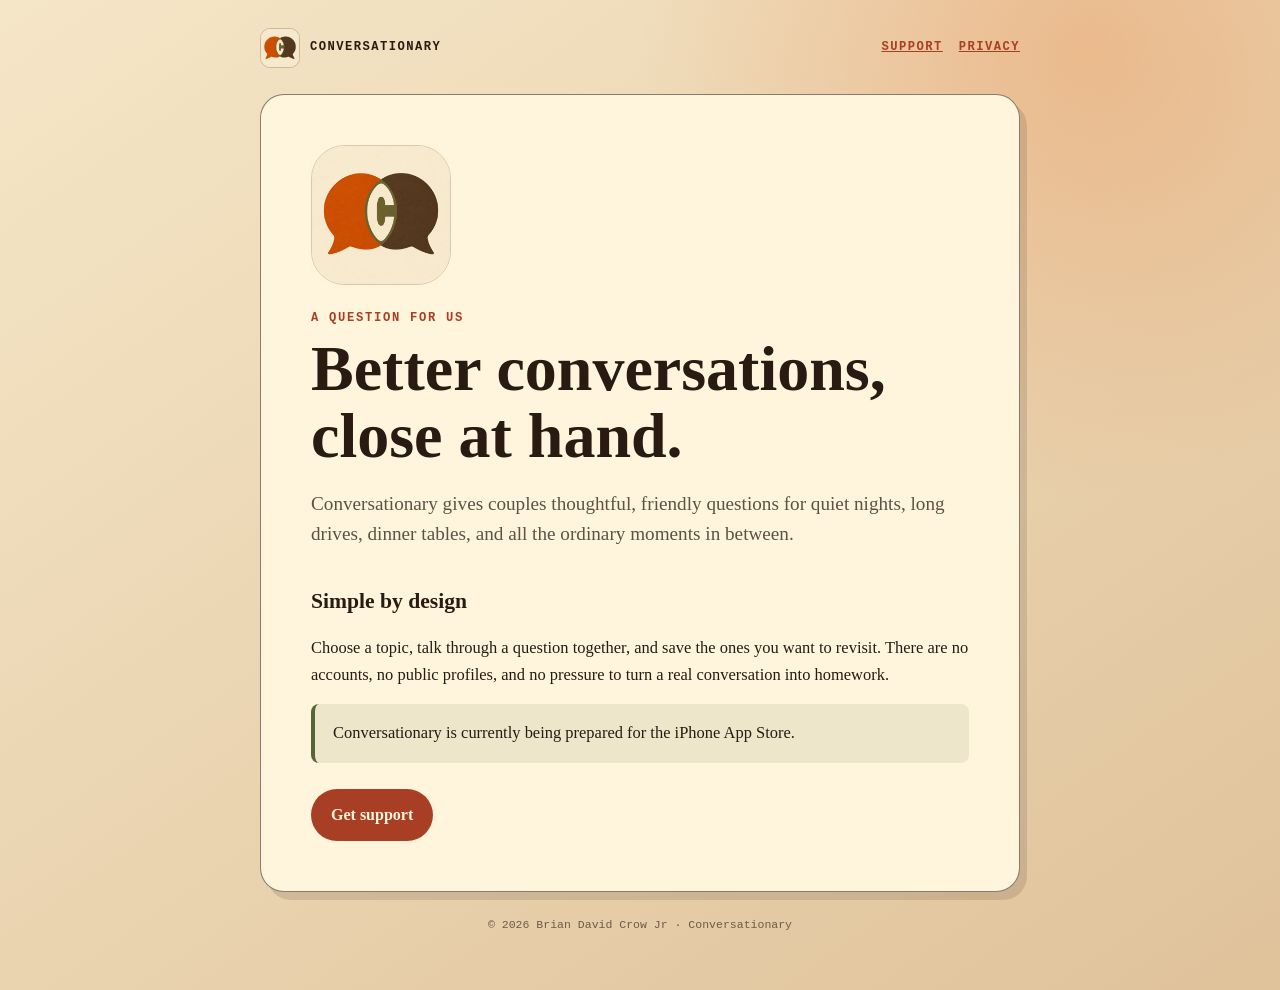
<file: index.html>
<!doctype html>
<html lang="en">
<head>
  <meta charset="utf-8">
  <meta name="viewport" content="width=device-width, initial-scale=1">
  <meta name="description" content="Conversationary is a warm, thoughtful question app for couples.">
  <meta property="og:title" content="Conversationary">
  <meta property="og:description" content="Thoughtful questions for better conversations.">
  <meta property="og:image" content="https://flyinbriancrow.github.io/conversationary-site/assets/social-preview.png">
  <title>Conversationary</title>
  <link rel="icon" type="image/png" href="assets/favicon.png">
  <link rel="apple-touch-icon" href="assets/apple-touch-icon.png">
  <link rel="stylesheet" href="styles.css">
</head>
<body>
  <main class="shell">
    <nav aria-label="Main navigation">
      <a class="brand-link" href="index.html"><img src="assets/conversationary-logo.png" alt="">Conversationary</a>
      <span class="links"><a href="support.html">Support</a><a href="privacy.html">Privacy</a></span>
    </nav>

    <article class="card">
      <img class="hero-logo" src="assets/conversationary-logo.png" alt="Conversationary logo">
      <p class="eyebrow">A question for us</p>
      <h1>Better conversations, close at hand.</h1>
      <p class="lede">Conversationary gives couples thoughtful, friendly questions for quiet nights, long drives, dinner tables, and all the ordinary moments in between.</p>

      <h2>Simple by design</h2>
      <p>Choose a topic, talk through a question together, and save the ones you want to revisit. There are no accounts, no public profiles, and no pressure to turn a real conversation into homework.</p>

      <p class="note">Conversationary is currently being prepared for the iPhone App Store.</p>
      <a class="button" href="support.html">Get support</a>
    </article>

    <footer>© 2026 Brian David Crow Jr · Conversationary</footer>
  </main>
</body>
</html>
</file>
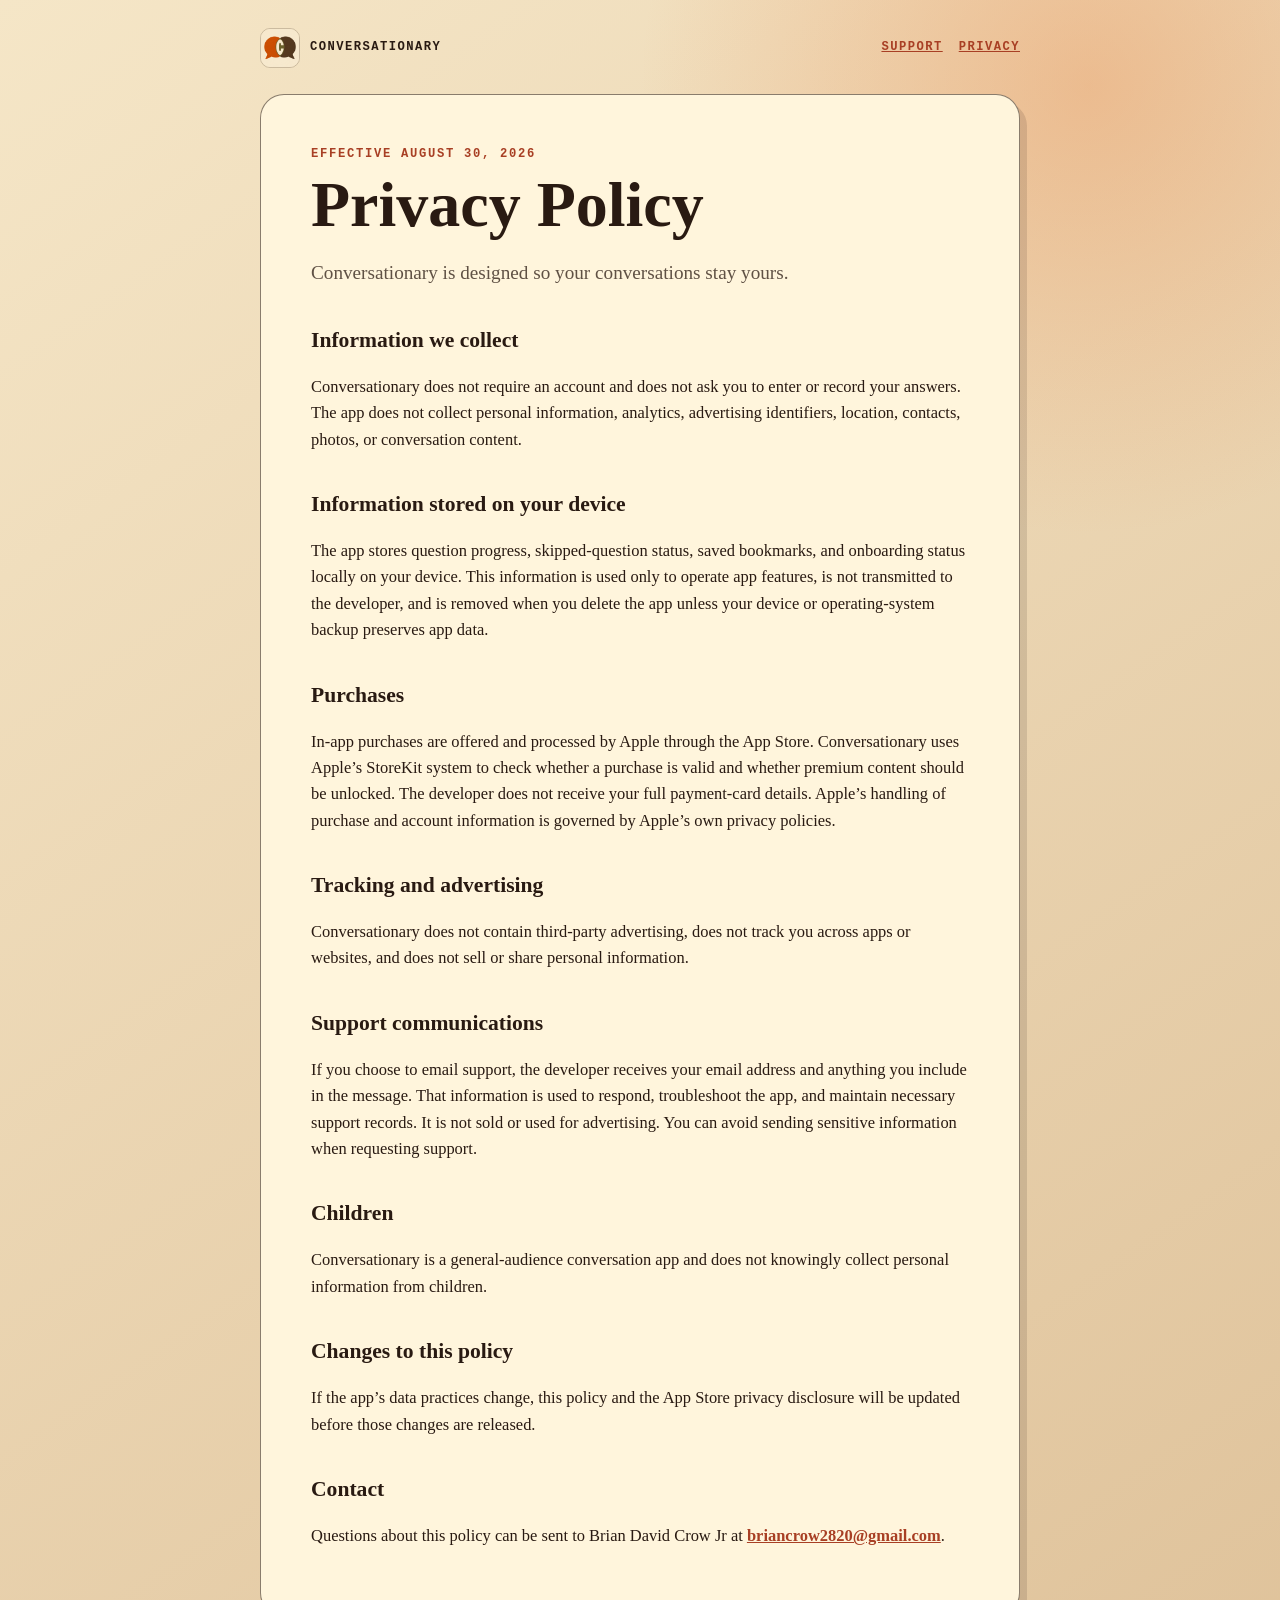
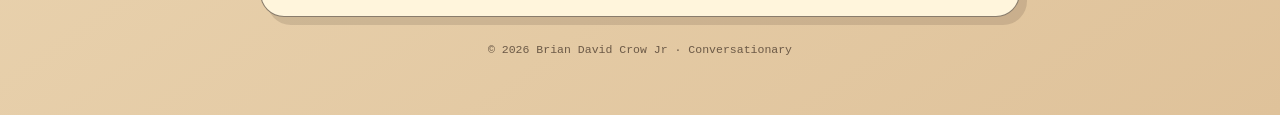
<file: privacy.html>
<!doctype html>
<html lang="en">
<head>
  <meta charset="utf-8">
  <meta name="viewport" content="width=device-width, initial-scale=1">
  <meta name="description" content="Conversationary privacy policy.">
  <title>Privacy Policy · Conversationary</title>
  <link rel="icon" type="image/png" href="assets/favicon.png">
  <link rel="apple-touch-icon" href="assets/apple-touch-icon.png">
  <link rel="stylesheet" href="styles.css">
</head>
<body>
  <main class="shell">
    <nav aria-label="Main navigation">
      <a class="brand-link" href="index.html"><img src="assets/conversationary-logo.png" alt="">Conversationary</a>
      <span class="links"><a href="support.html">Support</a><a href="privacy.html" aria-current="page">Privacy</a></span>
    </nav>

    <article class="card">
      <p class="eyebrow">Effective August 30, 2026</p>
      <h1>Privacy Policy</h1>
      <p class="lede">Conversationary is designed so your conversations stay yours.</p>

      <h2>Information we collect</h2>
      <p>Conversationary does not require an account and does not ask you to enter or record your answers. The app does not collect personal information, analytics, advertising identifiers, location, contacts, photos, or conversation content.</p>

      <h2>Information stored on your device</h2>
      <p>The app stores question progress, skipped-question status, saved bookmarks, and onboarding status locally on your device. This information is used only to operate app features, is not transmitted to the developer, and is removed when you delete the app unless your device or operating-system backup preserves app data.</p>

      <h2>Purchases</h2>
      <p>In-app purchases are offered and processed by Apple through the App Store. Conversationary uses Apple’s StoreKit system to check whether a purchase is valid and whether premium content should be unlocked. The developer does not receive your full payment-card details. Apple’s handling of purchase and account information is governed by Apple’s own privacy policies.</p>

      <h2>Tracking and advertising</h2>
      <p>Conversationary does not contain third-party advertising, does not track you across apps or websites, and does not sell or share personal information.</p>

      <h2>Support communications</h2>
      <p>If you choose to email support, the developer receives your email address and anything you include in the message. That information is used to respond, troubleshoot the app, and maintain necessary support records. It is not sold or used for advertising. You can avoid sending sensitive information when requesting support.</p>

      <h2>Children</h2>
      <p>Conversationary is a general-audience conversation app and does not knowingly collect personal information from children.</p>

      <h2>Changes to this policy</h2>
      <p>If the app’s data practices change, this policy and the App Store privacy disclosure will be updated before those changes are released.</p>

      <h2>Contact</h2>
      <p>Questions about this policy can be sent to Brian David Crow Jr at <a href="mailto:briancrow2820@gmail.com?subject=Conversationary%20Privacy">briancrow2820@gmail.com</a>.</p>
    </article>

    <footer>© 2026 Brian David Crow Jr · Conversationary</footer>
  </main>
</body>
</html>
</file>
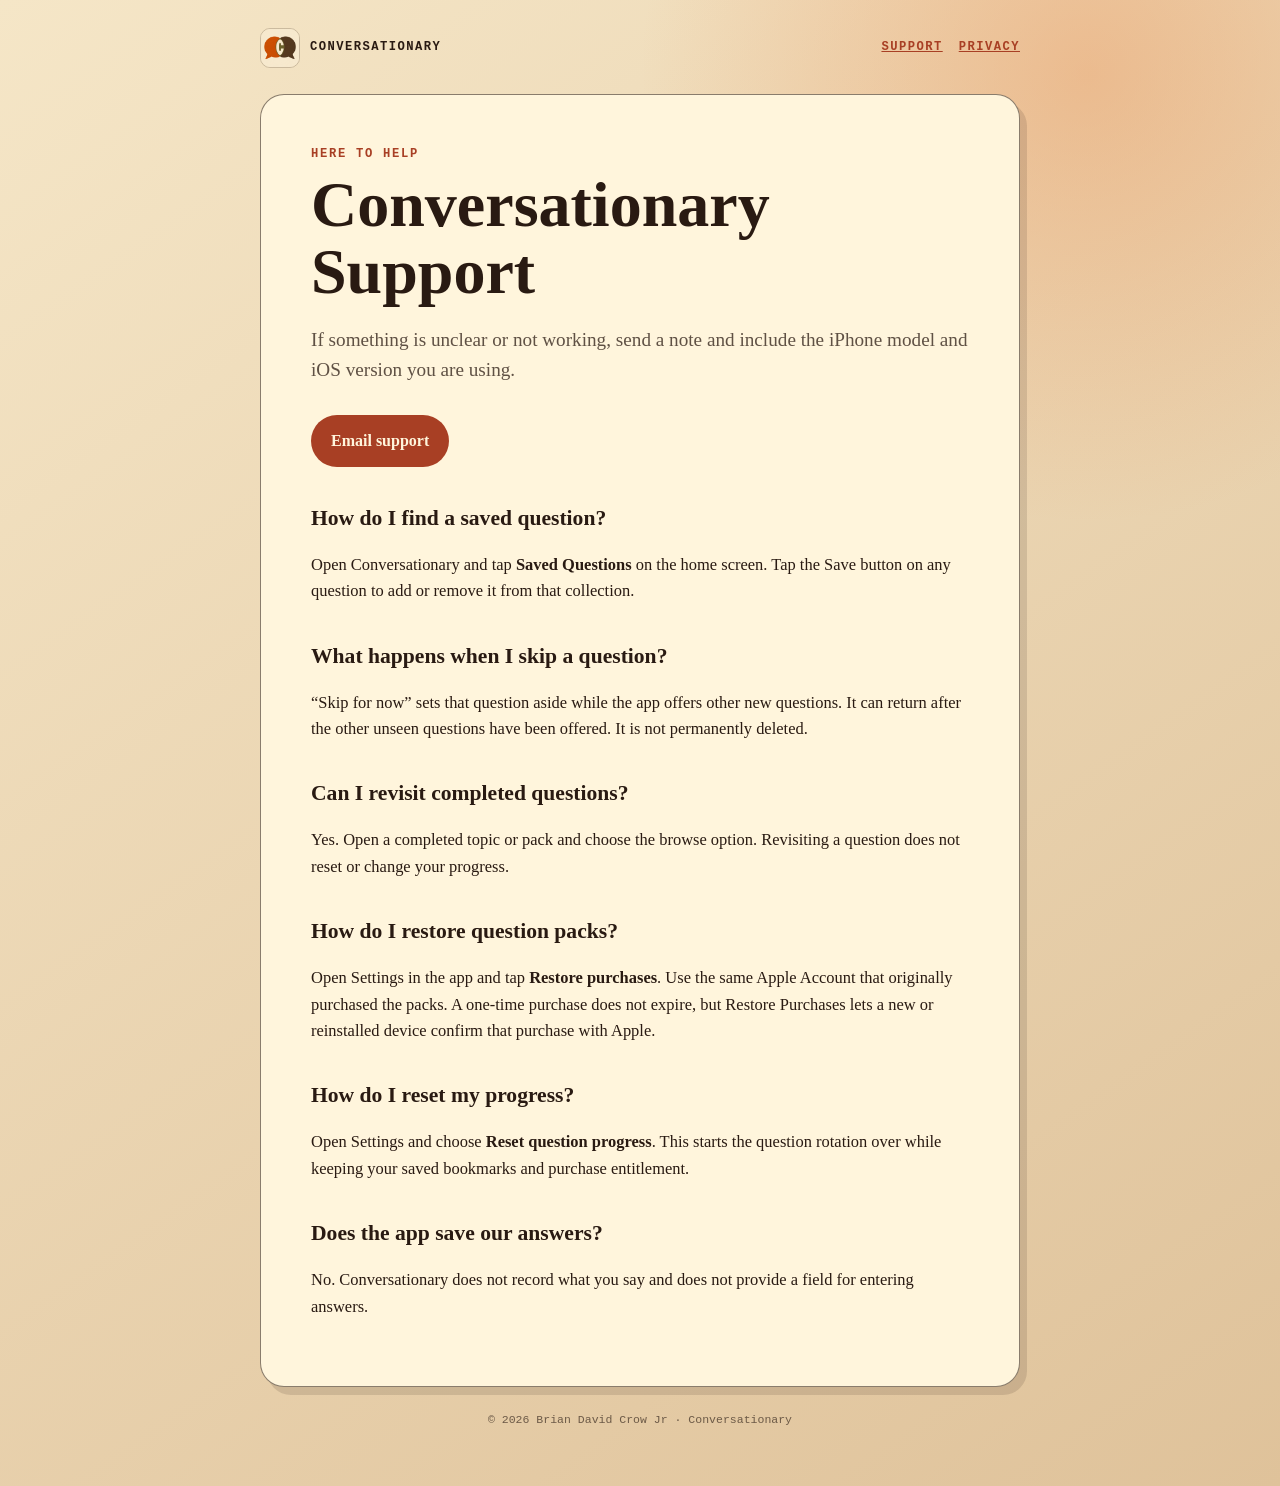
<file: support.html>
<!doctype html>
<html lang="en">
<head>
  <meta charset="utf-8">
  <meta name="viewport" content="width=device-width, initial-scale=1">
  <meta name="description" content="Help and support for Conversationary.">
  <title>Support · Conversationary</title>
  <link rel="icon" type="image/png" href="assets/favicon.png">
  <link rel="apple-touch-icon" href="assets/apple-touch-icon.png">
  <link rel="stylesheet" href="styles.css">
</head>
<body>
  <main class="shell">
    <nav aria-label="Main navigation">
      <a class="brand-link" href="index.html"><img src="assets/conversationary-logo.png" alt="">Conversationary</a>
      <span class="links"><a href="support.html" aria-current="page">Support</a><a href="privacy.html">Privacy</a></span>
    </nav>

    <article class="card">
      <p class="eyebrow">Here to help</p>
      <h1>Conversationary Support</h1>
      <p class="lede">If something is unclear or not working, send a note and include the iPhone model and iOS version you are using.</p>

      <a class="button" href="mailto:briancrow2820@gmail.com?subject=Conversationary%20Support">Email support</a>

      <h2>How do I find a saved question?</h2>
      <p>Open Conversationary and tap <strong>Saved Questions</strong> on the home screen. Tap the Save button on any question to add or remove it from that collection.</p>

      <h2>What happens when I skip a question?</h2>
      <p>“Skip for now” sets that question aside while the app offers other new questions. It can return after the other unseen questions have been offered. It is not permanently deleted.</p>

      <h2>Can I revisit completed questions?</h2>
      <p>Yes. Open a completed topic or pack and choose the browse option. Revisiting a question does not reset or change your progress.</p>

      <h2>How do I restore question packs?</h2>
      <p>Open Settings in the app and tap <strong>Restore purchases</strong>. Use the same Apple Account that originally purchased the packs. A one-time purchase does not expire, but Restore Purchases lets a new or reinstalled device confirm that purchase with Apple.</p>

      <h2>How do I reset my progress?</h2>
      <p>Open Settings and choose <strong>Reset question progress</strong>. This starts the question rotation over while keeping your saved bookmarks and purchase entitlement.</p>

      <h2>Does the app save our answers?</h2>
      <p>No. Conversationary does not record what you say and does not provide a field for entering answers.</p>
    </article>

    <footer>© 2026 Brian David Crow Jr · Conversationary</footer>
  </main>
</body>
</html>
</file>
<file: styles.css>
:root {
  color-scheme: light;
  --cream: #f5e6c7;
  --paper: #fff5dc;
  --sand: #dfc29a;
  --rust: #a83f24;
  --espresso: #291a12;
  --olive: #576438;
  --blue: #406466;
  --line: rgba(41, 26, 18, 0.2);
}

* {
  box-sizing: border-box;
}

body {
  margin: 0;
  color: var(--espresso);
  background:
    radial-gradient(circle at 85% 5%, rgba(232, 145, 87, 0.42), transparent 28rem),
    linear-gradient(145deg, var(--cream), var(--sand));
  font-family: Georgia, "Times New Roman", serif;
  line-height: 1.6;
  min-height: 100vh;
}

a {
  color: var(--rust);
  font-weight: 700;
}

.shell {
  width: min(760px, calc(100% - 32px));
  margin: 0 auto;
  padding: 28px 0 56px;
}

nav {
  display: flex;
  align-items: center;
  justify-content: space-between;
  gap: 20px;
  margin-bottom: 26px;
  font-family: ui-monospace, SFMono-Regular, Menlo, monospace;
  font-size: 0.76rem;
  font-weight: 800;
  letter-spacing: 0.12em;
  text-transform: uppercase;
}

nav .links {
  display: flex;
  gap: 16px;
}

.brand-link {
  display: inline-flex;
  align-items: center;
  gap: 10px;
  color: var(--espresso);
  text-decoration: none;
}

.brand-link img {
  width: 40px;
  height: 40px;
  border: 1px solid var(--line);
  border-radius: 10px;
}

.card {
  padding: clamp(24px, 6vw, 50px);
  background: var(--paper);
  border: 1px solid rgba(41, 26, 18, 0.55);
  border-radius: 24px;
  box-shadow: 7px 8px 0 rgba(41, 26, 18, 0.13);
}

.hero-logo {
  display: block;
  width: clamp(96px, 24vw, 140px);
  height: auto;
  margin: 0 0 24px;
  border: 1px solid var(--line);
  border-radius: 24%;
}

.eyebrow {
  margin: 0 0 8px;
  color: var(--rust);
  font-family: ui-monospace, SFMono-Regular, Menlo, monospace;
  font-size: 0.76rem;
  font-weight: 800;
  letter-spacing: 0.14em;
  text-transform: uppercase;
}

h1 {
  margin: 0 0 14px;
  font-size: clamp(2.2rem, 8vw, 4rem);
  line-height: 1.04;
}

h2 {
  margin: 34px 0 8px;
  font-size: 1.35rem;
}

p,
li {
  font-size: 1.03rem;
}

.lede {
  color: rgba(41, 26, 18, 0.75);
  font-size: 1.2rem;
}

.note {
  padding: 16px 18px;
  background: rgba(87, 100, 56, 0.1);
  border-left: 4px solid var(--olive);
  border-radius: 8px;
}

.button {
  display: inline-block;
  margin-top: 10px;
  padding: 13px 20px;
  color: var(--paper);
  background: var(--rust);
  border-radius: 999px;
  text-decoration: none;
}

footer {
  margin-top: 24px;
  color: rgba(41, 26, 18, 0.64);
  text-align: center;
  font-family: ui-monospace, SFMono-Regular, Menlo, monospace;
  font-size: 0.72rem;
}

@media (max-width: 520px) {
  nav {
    align-items: flex-start;
    flex-direction: column;
  }
}
</file>
